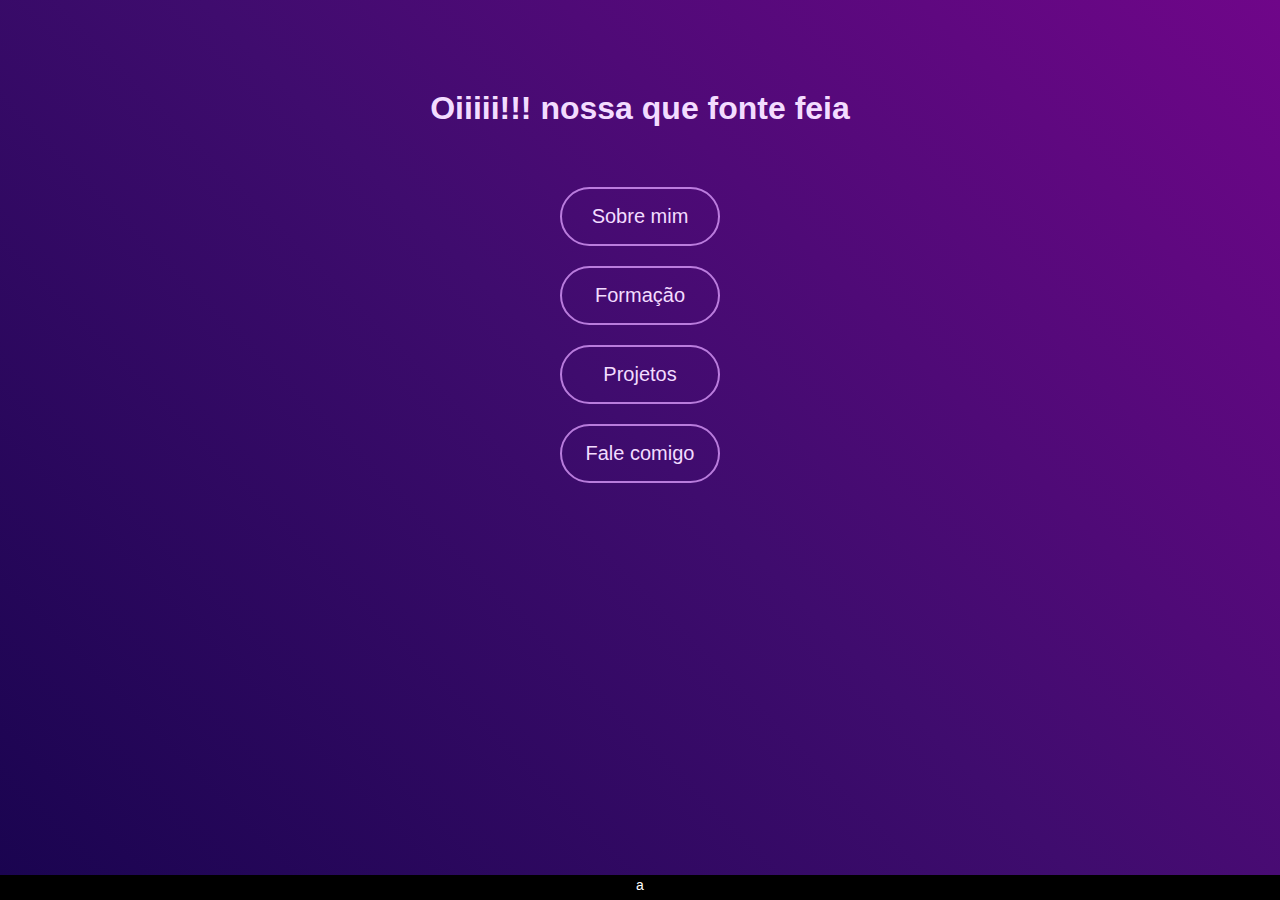
<file: main.html>
<!DOCTYPE html>
<html lang="pt-br">
<head>
    <meta charset="UTF-8">
    <meta name="viewport" content="width=device-width, initial-scale=1.0">
    <title>Portfolio</title>
    <link rel="stylesheet" href="styles/style.css">
</head>
<body>
    <header>
        <h1>Oiiiii!!! nossa que fonte feia</h1>
        <nav>
            <a href="#" target="_blank" rel="next">Sobre mim</a>
            <a href="#" target="_blank" rel="next">Formação</a>
            <a href="#" target="_blank" rel="next">Projetos</a>
            <a href="#" target="_blank" rel="next">Fale comigo</a>
        </nav>
    </header>
    <main>

    </main>
    <footer>
        <p>a</p>
    </footer>
</body>
</html>
</file>
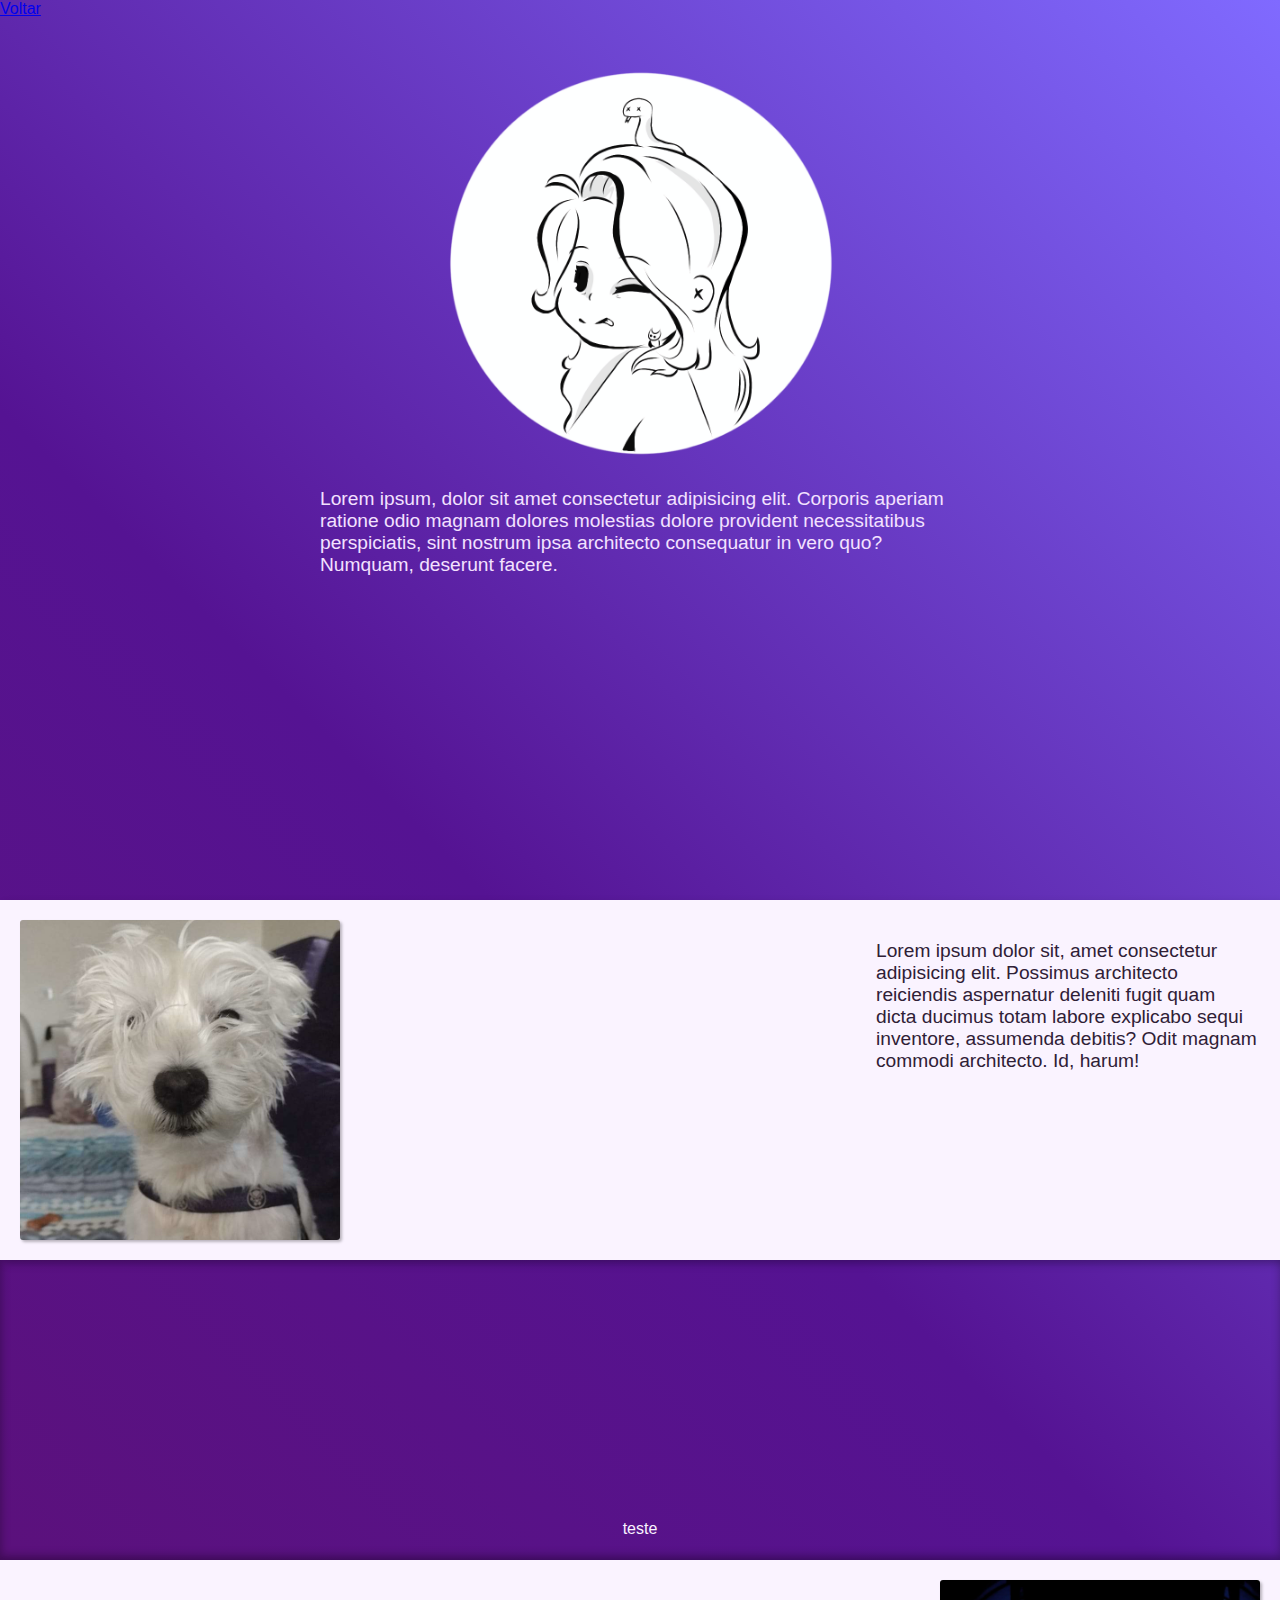
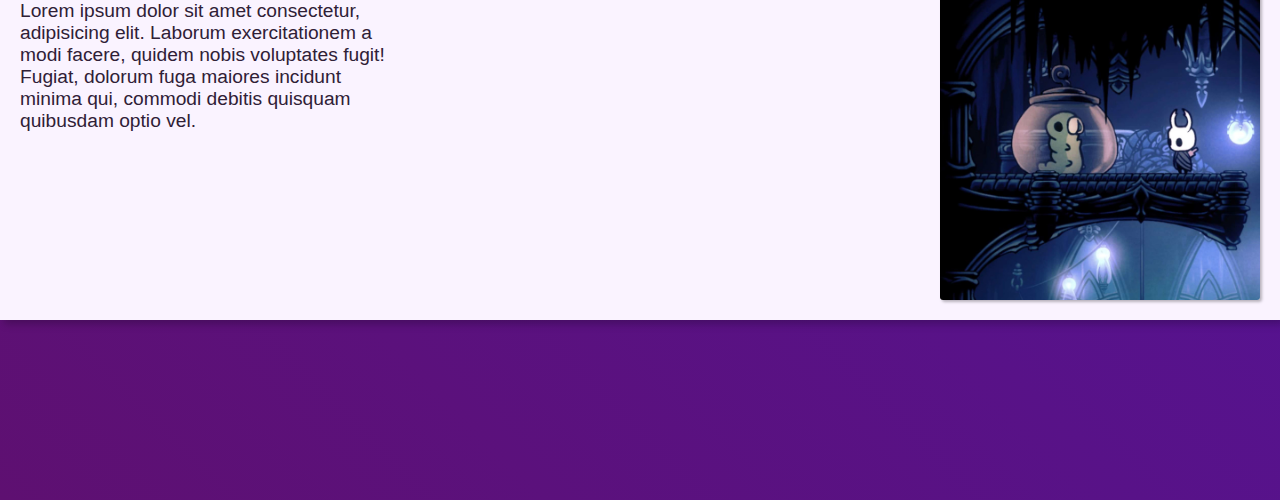
<file: paginas/abt-me.html>
<!DOCTYPE html>
<html lang="en">
<head>
    <meta charset="UTF-8">
    <meta name="viewport" content="width=device-width, initial-scale=1.0">
    <title>Sobre mim</title>
    <link rel="stylesheet" href="../styles/abt-me.css">
    <link rel="stylesheet" href="https://fonts.googleapis.com/css2?family=Material+Symbols+Outlined:opsz,wght,FILL,GRAD@20..48,100..700,0..1,-50..200&icon_names=menu" />
</head>
<body>
    <header>
        <nav>
            <span class="material-symbols-outlined" id="menu">
                menu
            </span>
            <a href="../index.html">Voltar</a>
    
        </nav>
        <section class="top">
            <h1></h1>
            <img src="../imagens/me.png" alt="" class="me">
            <p>Lorem ipsum, dolor sit amet consectetur adipisicing elit. Corporis aperiam ratione odio magnam dolores molestias dolore provident necessitatibus perspiciatis, sint nostrum ipsa architecto consequatur in vero quo? Numquam, deserunt facere.</p>
        </section>
    </header>
    <main>
        <section class="texto" id="texto1">
            <img src="../imagens/peter-port2.jpg" alt="" class="imagem-lado">
            <p>Lorem ipsum dolor sit, amet consectetur adipisicing elit. Possimus architecto reiciendis aspernatur deleniti fugit quam dicta ducimus totam labore explicabo sequi inventore, assumenda debitis? Odit magnam commodi architecto. Id, harum!</p>
        </section>
        <section class="imagem-fundo">
            <p class="texto-imagem">teste</p>
        </section>
        <section class="texto" id="texto2">
            <p>Lorem ipsum dolor sit amet consectetur, adipisicing elit. Laborum exercitationem a modi facere, quidem nobis voluptates fugit! Fugiat, dolorum fuga maiores incidunt minima qui, commodi debitis quisquam quibusdam optio vel.</p>
            <img src="../imagens/hk-port2.jpg" alt="" class="imagem-lado">
        </section>
    </main>
    <footer>
    </footer>
    <script>

    </script>
</body>
</html>
</file>
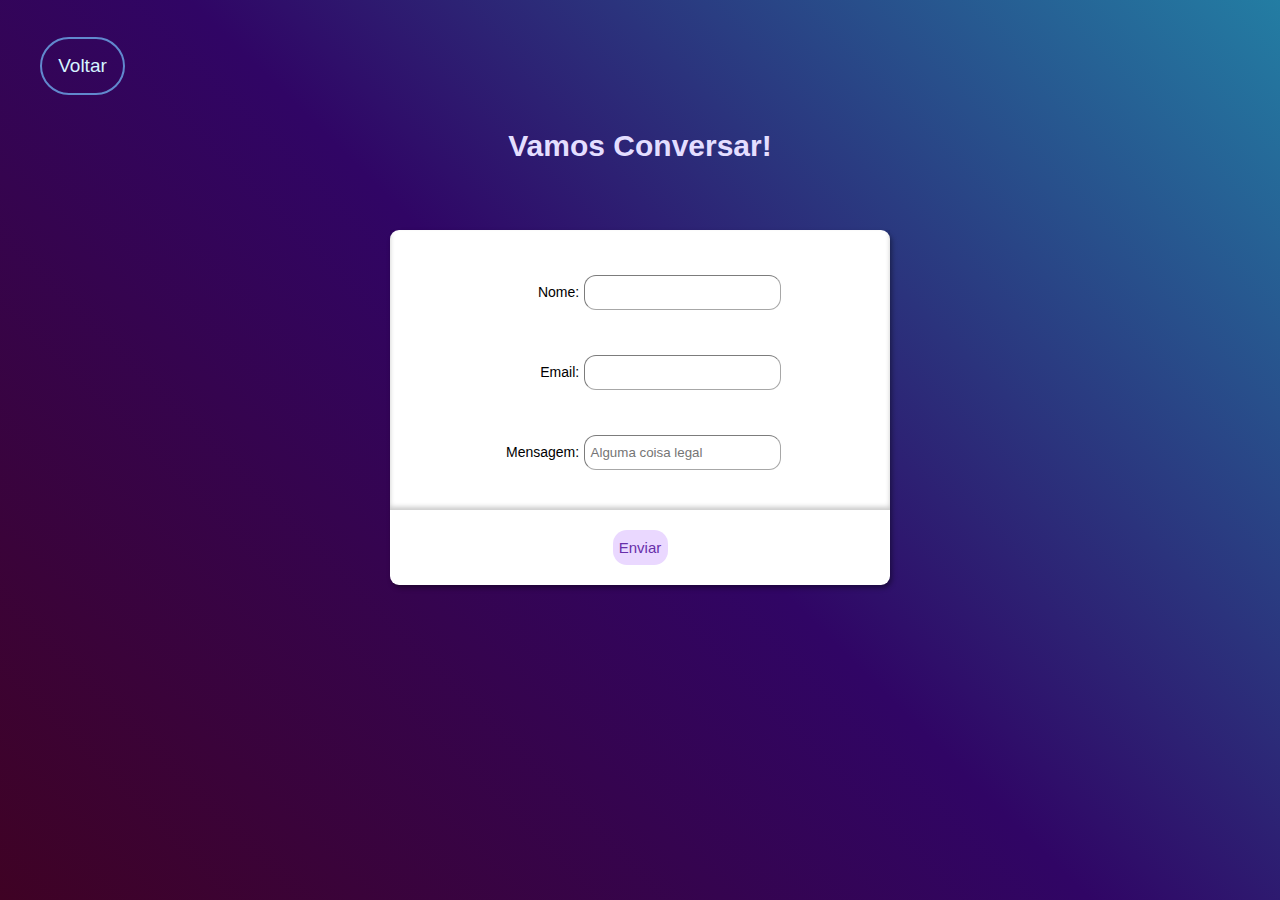
<file: paginas/form.html>
<!DOCTYPE html>
<html lang="pt-br">
<head>
    <meta charset="UTF-8">
    <meta name="viewport" content="width=device-width, initial-scale=1.0">
    <title>Formulário</title>
    <link rel="stylesheet" href="../styles/form.css">
</head>
<body>
    <header>
        <nav>
            <!-- Link para voltar para página inicial -->
            <a href="../index.html">Voltar</a>
        </nav>
        <h1>Vamos Conversar!</h1>
    </header>
    <main>
        <div class="div-externa">
            <!-- Formulário -->
            <form action="#" autocomplete="off">
                <!-- Parte superior (seção para inputs) -->
                <section>
                    <!-- Caixa com input Nome -->
                    <div>
                        <label for="nome">Nome:</label>
                        <input type="text" name="nome" id="nome">
                    </div>
                    <!-- Caixa com input Email -->
                    <div>
                        <label for="email">Email:</label>
                        <input type="email" name="email" id="email">
                    </div>
                    <!-- Caixa com input Mensagem -->
                    <div>
                        <label for="mensagem">Mensagem:</label>
                        <input type="text" name="mensagem" id="mensagem" placeholder="Alguma coisa legal">
                    </div>
                </section>
                   
                <!-- Parte inferior (botão enviar) -->
                <container class="box-btn">
                    <input type="button" value="Enviar" class="button" onclick="Enviar()">
                </container>       
            </form>
        </div>
    </main>

    <script>
        // Função que mostra uma mensagem ao clicar no botão Enviar
        function Enviar() {
            alert("Formulário ilustrativo");
        }
    </script>
</body>
</html>
</file>
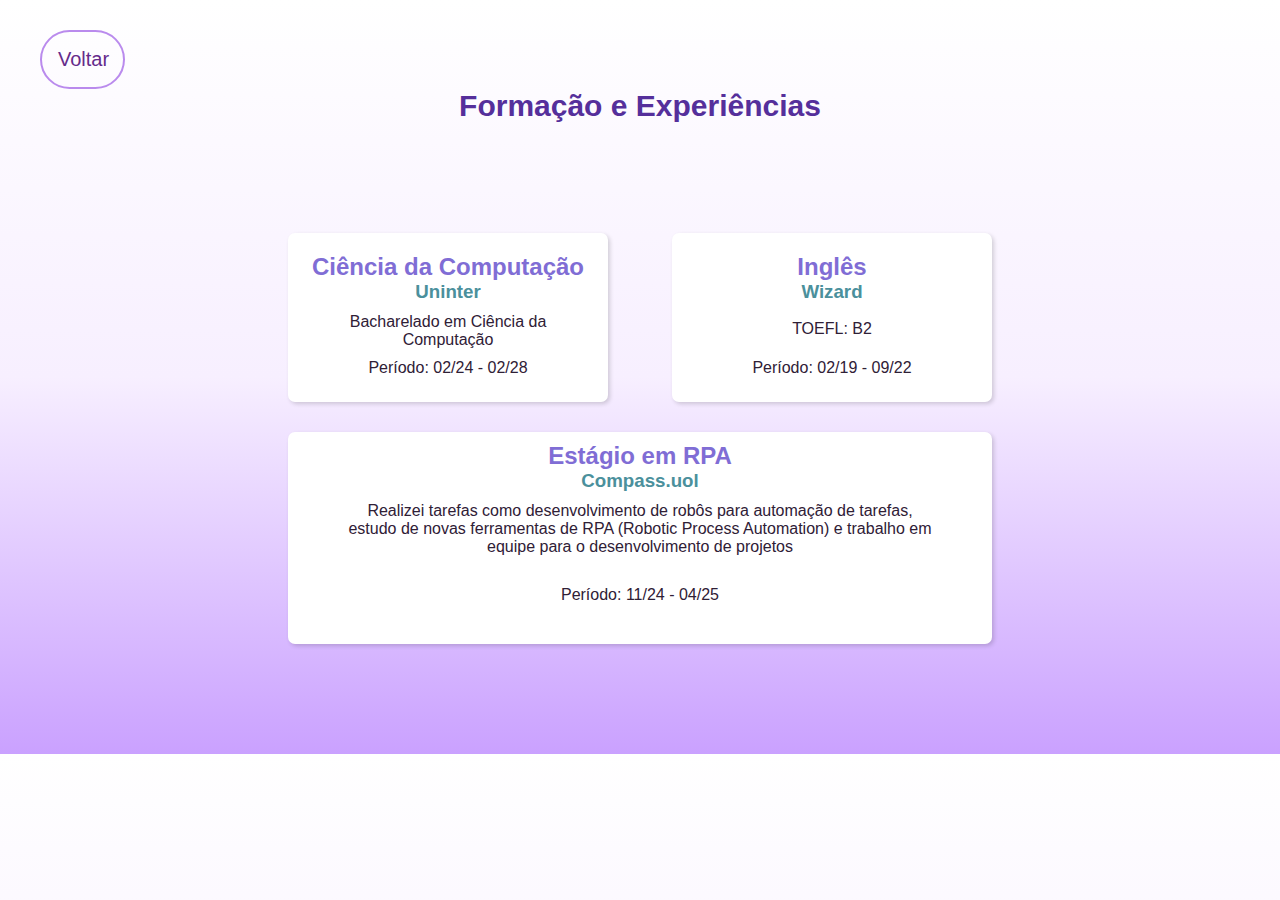
<file: paginas/formacao.html>
<!DOCTYPE html>
<html lang="pt-br">
<head>
    <meta charset="UTF-8">
    <meta name="viewport" content="width=device-width, initial-scale=1.0">
    <title>Formação</title>
    <link rel="stylesheet" href="../styles/formacao.css">
    <link rel="shortcut icon" href="../imagens/chocolate-quente.png" type="image/x-icon">
</head>
<body>
    <header>
        <nav>  
            <!-- Link para voltar para página inicial -->
            <a href="../index.html"> Voltar</a>
        </nav>
        <h1>Formação e Experiências</h1>
    </header>
    <main>
        <!-- Seção 1 para universidade -->
        <section class="top">
        <h2>Ciência da Computação</h2>
        <h3>Uninter</h3>
        <p>Bacharelado em Ciência da Computação</p>
        <p>Período: 02/24 - 02/28</p>
        </section>

        <!-- Seção 2 para idiomas -->
        <section class="middle">
        <div>
            <h2>Inglês</h2>
            <h3>Wizard</h3>
        </div>

        <div>
            <p>TOEFL: B2</p>
        </div>

        <div>
            <p>Período: 02/19 - 09/22</p>
        </div>

        </section>

        <!-- Seção 3 para experiências -->
        <section class="bottom">
        <h2>Estágio em RPA</h2>
        <h3>Compass.uol</h3>
        <p>Realizei tarefas como desenvolvimento de robôs para automação de tarefas, estudo de novas ferramentas de RPA (Robotic Process Automation) e trabalho em equipe para o desenvolvimento de projetos</p>

        <p>Período: 11/24 - 04/25</p>
        </section>

    </main>
    <footer></footer>
</body>
</html>
</file>
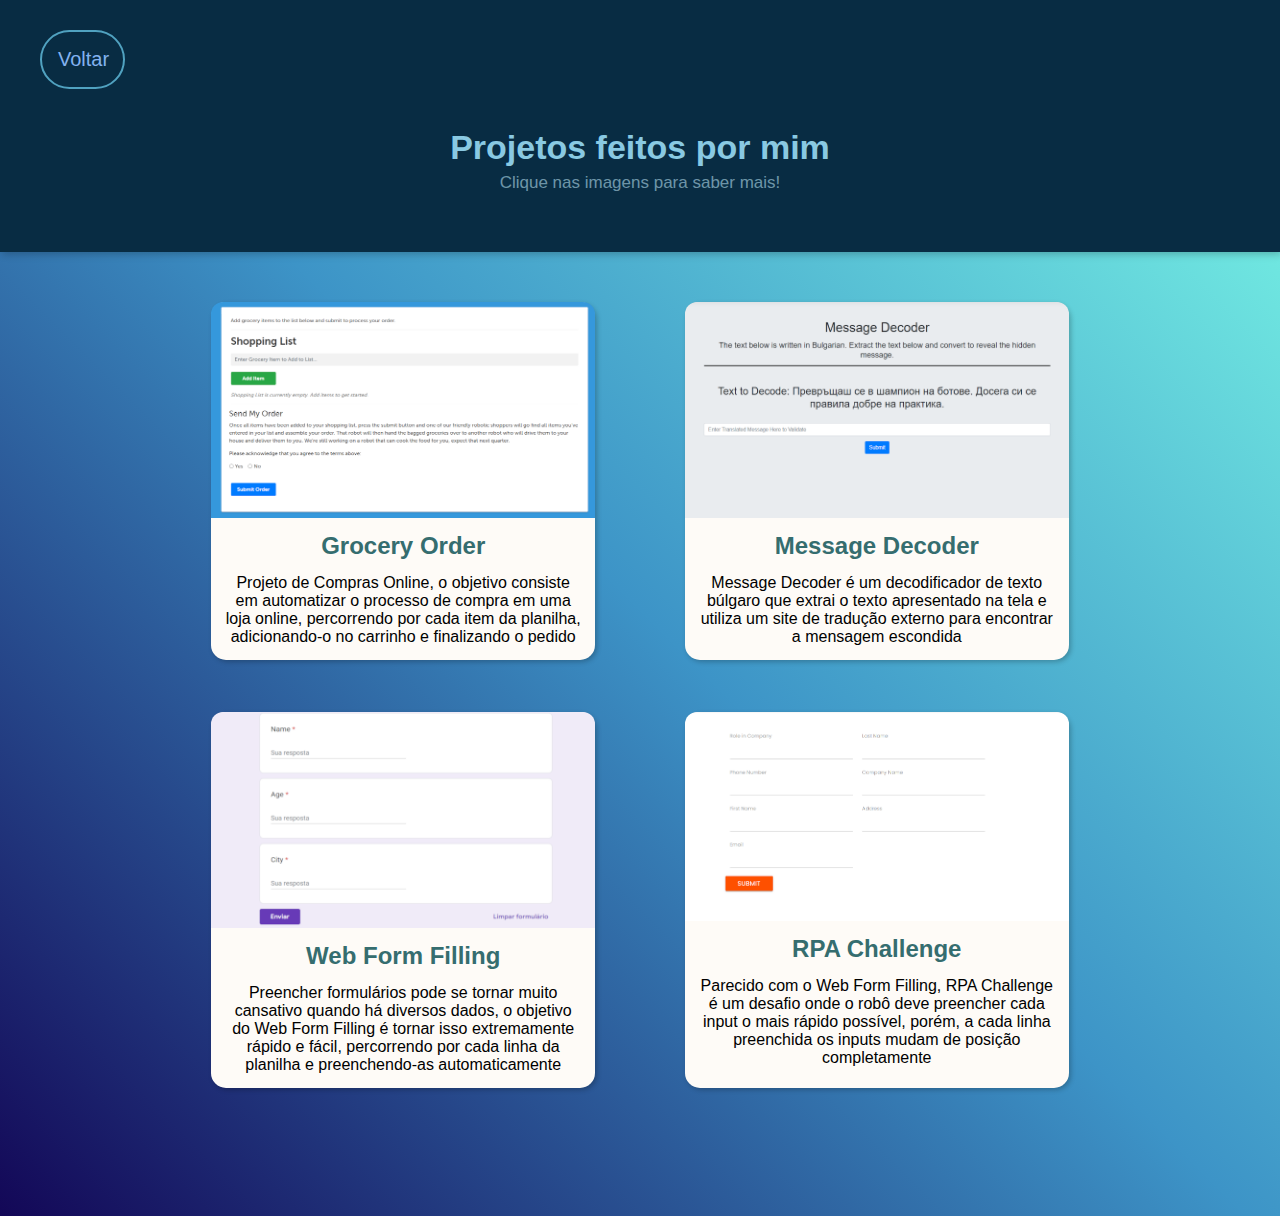
<file: paginas/projetos.html>
<!DOCTYPE html>
<html lang="pt-br">
<head>
    <meta charset="UTF-8">
    <meta name="viewport" content="width=device-width, initial-scale=1.0">
    <title>Projetos</title>
    <link rel="stylesheet" href="../styles/projetos.css">
</head>
<body>
    <header>
        <nav>
            <!-- Link para voltar para página inicial -->
            <a href="../index.html">Voltar</a>
        </nav>
        <div class="titulo">
            <h1>Projetos feitos por mim</h1>
            <p>Clique nas imagens para saber mais!</p>
        </div>    
    </header>

    <main>
        <!-- Caixa que contém as seções -->
        <div>
            <!-- Seção do projeto 1 -->
            <section>
                <a href="https://github.com/pietraataulo/RPA/blob/main/GroceryOrder/bot.py" target="_blank" rel="noopener">
                    <img src="../imagens/shoppingList.png" alt="Site de lista de compras para RPA">
                </a>
                
                <h2>Grocery Order</h2>
                <p>Projeto de Compras Online, o objetivo consiste em automatizar o processo de compra em uma loja online, percorrendo por cada item da planilha, adicionando-o no carrinho e finalizando o pedido</p>
    
            </section>
            
            <!-- Seção do projeto 2 -->
            <section>
                <a href="https://github.com/pietraataulo/RPA/blob/main/MessageDecoder/bot.py" target="_blank" rel="noopener">
                    <img src="../imagens/msgDecoder.png" alt="Site com texto búlgaro">
                </a>
                
                <h2>Message Decoder</h2>
                <p>Message Decoder é um decodificador de texto búlgaro que extrai o texto apresentado na tela e utiliza um site de tradução externo para encontrar a mensagem escondida</p>
            </section>
            
            <!-- Seção do projeto 3 -->
            <section>
                <a href="https://github.com/pietraataulo/RPA/blob/main/MessageDecoder/bot.py" target="_blank" rel="noopener">
                    <img src="../imagens/webForm.png" alt="Formulário para RPA">
                </a>
                <h2>Web Form Filling</h2>
                <p>Preencher formulários pode se tornar muito cansativo quando há diversos dados, o objetivo do Web Form Filling é tornar isso extremamente rápido e fácil, percorrendo por cada linha da planilha e preenchendo-as automaticamente</p>
            </section>
            
            <!-- Seção do projeto 4 -->
            <section>
                <a href="https://github.com/pietraataulo/RPA/blob/main/webFormFilling/bot.py" target="_blank" rel="noopener">
                    <img src="../imagens/rpaChallenge.png" alt="Site do RPA Challenge">
                </a>
                <h2>RPA Challenge</h2>
                <p>Parecido com o Web Form Filling, RPA Challenge é um desafio onde o robô deve preencher cada input o mais rápido possível, porém, a cada linha preenchida os inputs mudam de posição completamente</p>
            </section>
        </div>
    </main>
    <footer></footer>
</body>
</html>
</file>
<file: styles/style.css>
* {
    margin: 0px;
    padding: 0px;
    font-family: 'Gill Sans', 'Gill Sans MT', Calibri, 'Trebuchet MS', sans-serif;
    box-sizing: border-box;
    text-align: center;
}

:root {
    --roxo: #3d2279;
    --azul: #0b3384;
    --murrey: #881B4C;
    --magnolia: #f3dcff;
}

html {
    /*background: linear-gradient(45deg, #1a0450, #3f0c6e, #6f0689);
    height: 100vh;*/
}

body {
    background-repeat: no-repeat;
}

header {
    padding-top: 90px;
    background: linear-gradient(45deg, #1a0450, #3f0c6e, #6f0689);
    height: 97.2vh;

    /*margin-top: 120px; */
    color: var(--magnolia);
}
nav {
    display: flex;
    flex-direction: column;
    margin: 0;
    width: 160px;
    margin: auto;
    margin-top: 40px;
}

a { 
    margin-top: 20px;
    box-sizing: border-box;
    border: 2px solid #dea0ffc3;
    /*border-width: 2px;
    /*background-color: #f3dcff;*/
    color: var(--magnolia);

    text-decoration: none;
    font-size: 20px;

    border-radius: 30px;
    padding: 16px;  
    
    transition-duration: 0.5s;
}

a:hover {
    background-color: #f3dcff;
    box-shadow: -3px 5px 3px rgba(0, 0, 0, 0.242);
    color: #3f0c6e;

    transition-duration: 0.5s;
}

footer {
    padding: 2px;
    font-size: 14px;
    background-color: black;
    color: white;
    height: 2.8vh;
}
</file>
<file: styles/abt-me.css>
@charset "UTF-8";

/* Media query para telas grandes */
@media screen and (min-width: 650px){

    #menu {
        display: none;
    }

    .texto p {
        margin-top: 20px;
    }
}

* {
    margin: 0px;
    padding: 0px;
    box-sizing: border-box;

    font-family: 'Gill Sans', 'Gill Sans MT', Calibri, 'Trebuchet MS', sans-serif;
}

html {
    background: linear-gradient(45deg, #5e1071, #551393, #806aff);
    color: #2f2036;

    
    background-repeat: no-repeat;
    background-size: cover;

}

header {
    height: 100vh;
    
}

header img {
    margin-top: 20px;
    width: 450px;
    
    
}

header p {
    max-width: 50%;
    font-size: 1.2em;
    color: #f3e1ff;
}

footer {
    height: 20vh;
}

.top {
    display: flex;
    flex-flow: column nowrap;
    align-items: center;
}
.texto {
    height: 40vh;
    background-color: #faf3ff;
    padding: 20px;
    box-shadow: 4px 4px 8px rgba(0, 0, 0, 0.233);
    
}

#texto1, #texto2 {
    display: flex;
    justify-content: space-between;
    
}


.texto p {
    font-size: 1.2em;
    width: 30vw;
    
}


.imagem-fundo {
    background-image: url(../imagens/temporario-port.jpg);
    background-size: cover;
    background-attachment: fixed;
    background-position: center bottom;

    box-shadow: inset 1px -4px 10px rgba(0, 0, 0, 0.316);

    height: 300px;
    
}

.texto-imagem {
    color: #faf3ff;
    text-align: center;
    padding-top: 260px;
    
}

.imagem-lado {
    border-radius: 3px;
    box-shadow: 2px 2px 3px rgba(0, 0, 0, 0.27);
    

    /*margin: 10px;*/
}

.material-symbols-outlined {
    float: right;
    margin: 10px;
    background-color: #faf3ff;
    border-radius: 2px;
    box-shadow: 1px 1px 2px rgba(0, 0, 0, 0.241);
}
</file>
<file: styles/form.css>
@charset "UTF-8";

/* Configuração global */
* {
    margin: 0px;
    padding: 0px;
    font-family: 'Gill Sans', 'Gill Sans MT', Calibri, 'Trebuchet MS', sans-serif;
    box-sizing: border-box;
    /* text-align: center; */

}

html {
    background-image: linear-gradient(45deg, #3f0224, #300565, #237da3);
    height: 100%;

    background-repeat: no-repeat;
    background-size: cover;
}

/* Cabeçalho */
header {
    height: 20vh;
    display: grid;
    align-items: center;
    margin-bottom: 20px;
}

/* Navegação */
nav {
    display: flex;
    flex-direction: row;
    margin: 0;
    width: 160px;
    
   
    margin-bottom: 15px;

}

/* Link (botão Voltar) */
a { 
    text-align: center;
    display: block;
    margin-left: 30px;
    margin-top: 30px;
    box-sizing: border-box;
    border: 2px solid rgba(110, 174, 238, 0.779);
    width: 70px;
   
    color: #d6f5ff;

    text-decoration: none;
    font-size: 14px;

    border-radius: 30px;
    padding: 16px;  
    
    transition-duration: 0.5s;
}

/* Pseudoclasse do botão Voltar */
a:hover {
    background-color: #b6dcfc;
    box-shadow: -2px 3px 3px rgba(0, 0, 0, 0.242);
    color: #114157;

    transition-duration: 0.5s;
}

/* Título */
h1 {
    font-size: 26px;
    text-align: center;
    color: #e4deff;
}

/* Configuração do formulário */
form {
    background-color: white;
    box-shadow: 2px 3px 5px rgba(0, 0, 0, 0.386);
    border-radius: 9px;
    padding-bottom: 20px;
    
    margin: auto;

    width: 80vw;
      
    text-align: center;  
}

/* Configuração dos inputs */
input {
    border-color: rgba(0, 0, 0, 0.514);
    border-radius: 0px;
    border-width: 0 0 0.3px 0;
    height: 22px;  
    width: 100%; 
    margin-top: 5px;
    
}

/* Configuração do label ("nome" do input) */
label {
    font-size: 14px;
    margin-bottom: 50px;
}

/* Indentação dos inputs de texto e email */
input[type=text], [type=email] {
    text-indent: 6px;  
}

/* Configuração da parte superior do formulário */
section {
    padding: 20px;
    box-shadow: inset 0px -3px 5px 0px rgba(0, 0, 0, 0.211);
}

/* Parágrafo */
p {
    padding: 10px;  
}

/* Configuração das caixas div dentro do formulário */
form div {
    width: 80%;
    height: 70px;  
    margin: auto;
    margin-bottom: 15px;
    text-align: start;
    padding: 20px;
  
}

/* Configuração da caixa div que contém o formulário */
.div-externa{
    height: 400px;
}

/* Configuração da caixa do botão Enviar */
.box-btn {
    margin: 50px; 
}

/* Configuração do botão Enviar */
.button { 
    background-color: rgb(234, 216, 255);
    color: #682faa;
    margin-top: 20px;
    border-radius: 14px;
    width: 55px;
    height: 35px;
    font-size: 15px;
    border-width: 0px;
    transition-duration: 0.5s;

}

/* Pseudoclasse do botão Enviar */
.button:hover {
    background-color: rgb(166, 119, 219);
    color: #f3e7ff;
    
    transform: scale(105%);

    transition-duration: 0.5s;
}


/* Media query para telas grandes */
@media screen and (min-width: 700px) {

    header {
        height: 20vh;
        display: grid;
        align-items: center;
        margin-bottom: 50px;
    }

    nav {
        margin-bottom: 0px;
    }

    h1 {
        font-size: 30px;
    }

    form {
        width: 500px;
    
    }

    form div {
        width: 70%;
        height: auto;
        
        margin: auto;
        text-align: right;
        padding: 20px;
    }

    a {
        margin-top: 20px;
        margin-left: 40px;
        width: 85px;
        font-size: 19px;
    }

    input {
    border-radius: 12px;
    border-width: 0.3px;
    height: 35px;  
    width: 70%; 
    
    }


}
</file>
<file: styles/formacao.css>
@charset "UTF-8";

* {
    margin: 0px;
    padding: 0px;
    font-family: 'Gill Sans', 'Gill Sans MT', Calibri, 'Trebuchet MS', sans-serif;
    box-sizing: border-box;
    text-align: center;

}

body {
    background-repeat: no-repeat;
    
}

html {
    background-image: linear-gradient(to top, #caa1ff ,  #f7efff, white);
    color: #2f2036;
  
    
   
    background-size: cover;
}

header {
    margin-top: 20px;
    margin-bottom: 120px;
    display: grid;

}

h1 {
    /* #49236f 
       #faf6ff
    */
    font-size: 28px;
    color: #552f9b;
    margin-top: 40px;
    /* text-shadow: 1px 1px 2px rgba(0, 0, 0, 0.321); */

}

nav {
    display: flex;
    flex-direction: row;
    margin: 0;
    width: 160px;
    
    margin-top: 10px;

}

a { 
    display: block;
    margin-left: 30px;
    box-sizing: border-box;
    border: 2px solid #a567e7c3;
    width: 75px;
   
    color: #652b8b;

    text-decoration: none;
    font-size: 15px;

    border-radius: 30px;
    padding: 16px;  
    
    transition-duration: 0.5s;
}

a:hover {
    background-color: #3d257e;
    box-shadow: -2px 3px 3px rgba(0, 0, 0, 0.242);
    color: #e4c7ff;

    transition-duration: 0.5s;
}

main {
    display: grid;
    grid-template-columns: 80vw;
    gap: 8%;
    justify-content: center;
    align-content: center;
    margin-bottom: 30px;

    
}

section {
    background-color: rgb(255, 255, 255);
    box-shadow: 2px 2px 4px rgba(0, 0, 0, 0.159);
    border-radius: 7px;
    
    padding: 20px;
    width: 100%;
}

h2 {
    color: #806dd5;
    margin-bottom: 0px;
}

h3 {
    color: #4b909c;
    
}

p {
    margin-top: 10px;
    margin-bottom: 5px;
}

footer {
    height: 10vh;
}


/* Media query para telas grandes */
@media screen and (min-width: 800px) {

    html {
        overflow-y: hidden;
    }

    h1 {
        margin-top: 0px;
        font-size: 30px;
    }

    a {
        margin-left: 40px;
        font-size: 20px;
        width: 85px;
    }

    main {
        display: grid;
        grid-template-columns: 25vw 25vw;
        gap: 5%;
        justify-content: center;
        margin-bottom: 30px;
        
    }

    .middle {
        display: flex;
        flex-flow: column;
        justify-content: space-between;
    }


    .bottom {
        padding: 10px;
        margin-top: 10px;
        
        grid-column-start: 1;
        grid-column-end: 3;
    }

    .bottom p {
        margin-left: 50px;
        margin-right: 50px;
        margin-bottom: 30px;
    }






}
</file>
<file: styles/projetos.css>
@charset "UTF-8";

* {
    margin: 0px;
    padding: 0px;
    font-family: 'Gill Sans', 'Gill Sans MT', Calibri, 'Trebuchet MS', sans-serif;
    box-sizing: border-box;
    text-align: center;

}

html {
    background: linear-gradient(45deg, #130757, #3d94c7, #7cfce7);
    background-repeat: no-repeat;
    background-size: cover;
    /* height: 100%; */
}

header {

    background-color: #082c43;
    margin-bottom: 50px;
    
    display: grid;
    box-shadow: 2px 2px 8px rgba(0, 0, 0, 0.245);
    
}

.titulo {
    font-size: 14px;
    margin: auto;
    padding-top: 10px;
    padding-bottom: 40px;
}

header p {
    padding: -2px;
    color: #c7efff8d;
}

h1 {  
    /* color: #2e4d9b; */
    color: #89c9e2;
    /* text-shadow: 1px 1px 1px rgba(0, 0, 0, 0.478); */
}

nav {  
    margin: 0;
    width: 160px;
       

}

header a { 
    margin-top: 15px;
    display: block;
    margin-left: 20px;
    box-sizing: border-box;
    border: 2px solid #67c7e7c3;
    width: 75px;
   
    color: #83b2ef;

    text-decoration: none;
    font-size: 15px;

    border-radius: 30px;
    padding: 16px;
    
    
    transition-duration: 0.5s;
}

header a:hover {
    background-color: #81c5e2;
    box-shadow: -2px 3px 3px rgba(0, 0, 0, 0.242);
    color: #163063;

    transition-duration: 0.5s;
}

main > div {
    display: grid;
    grid-template-columns: 80vw;
    /* grid-template-columns: repeat(auto-fit, minmax(200px, 1fr)); */
    gap: 2%;
    justify-content: center;
}

section {
    background-color: rgb(254, 251, 247);
    /* border: 2px solid rgba(26, 29, 176, 0.701); */
    border-radius: 15px;
    box-shadow: 2px 2px 5px rgba(0, 0, 0, 0.232);
    transition-duration: .5s;
}

section:hover {
    transform: scale(102%);
    box-shadow: 2px 2px 10px rgba(0, 0, 0, 0.44);
    transition-duration: .5s;
}


img {
    max-width: 80vw;
    border-radius: 12px 12px 0px 0px;   
}

h2 {
    padding-top: 10px;
    color: rgb(53, 109, 111);
}

section p {
    padding: 14px;
}

footer {
    height: 20vh;
}


/* Media query para telas grandes */
@media screen and (min-width: 800px) {

    header {
        height: 28vh;
    }

    header p {
        padding: 6px;
    }

    .titulo {
        font-size: 17px;
        padding-top: 0px;
    }

    header a {
        margin-top: 30px;
        margin-left: 40px;
        font-size: 20px;
        width: 85px;
    }

    main div {
        display: grid;
        grid-template-columns: 30vw 30vw;
        gap: 7%;
    }

    img {
        max-width: 30vw;
          
    }


}
</file>
